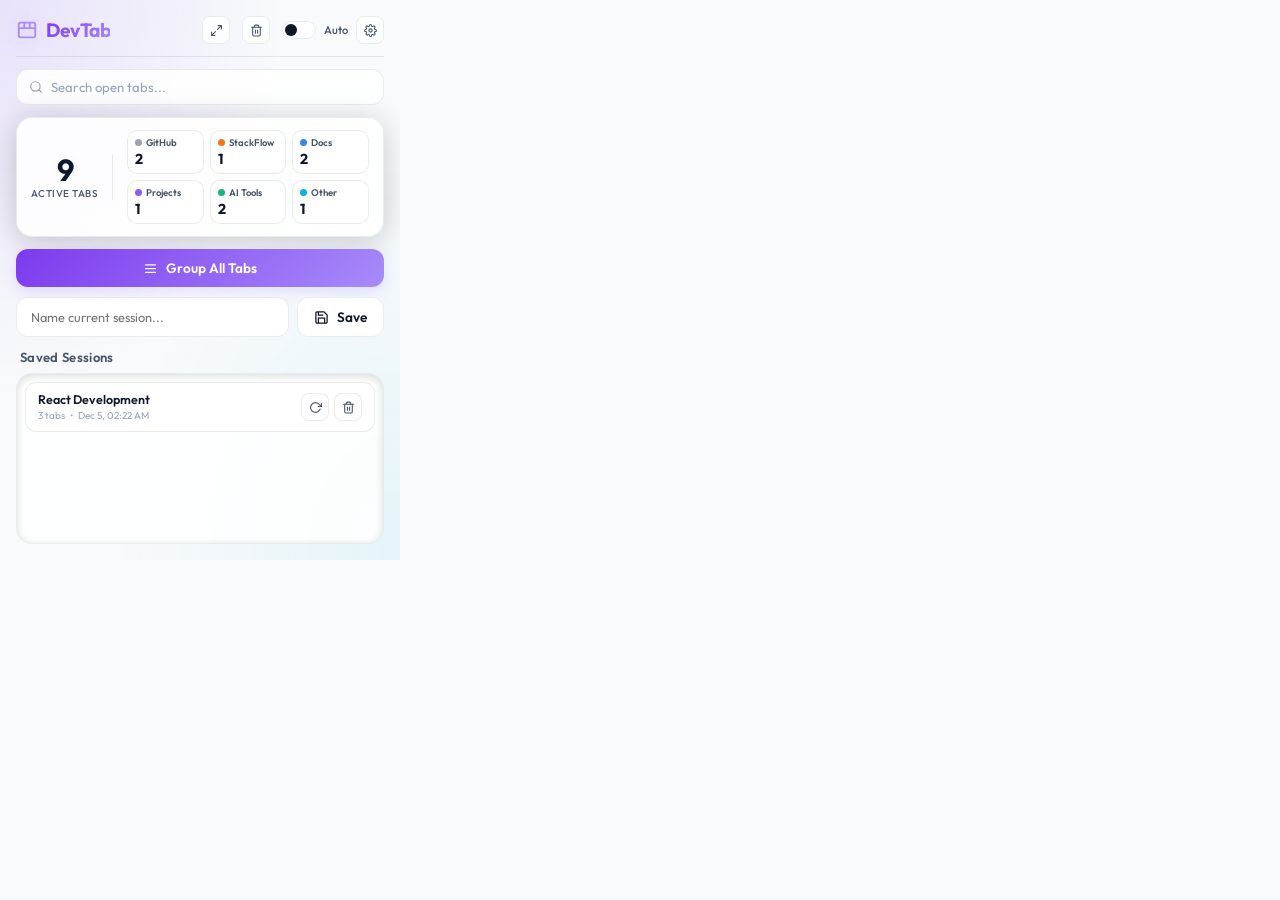
<file: popup/popup.html>
<!DOCTYPE html>
<html lang="en">
<head>
  <meta charset="UTF-8">
  <meta name="viewport" content="width=device-width, initial-scale=1.0">
  <title>DevTab Organizer</title>
  <link rel="preconnect" href="https://fonts.googleapis.com">
  <link rel="preconnect" href="https://fonts.gstatic.com" crossorigin>
  <link href="https://fonts.googleapis.com/css2?family=Outfit:wght@300;400;500;600;700&display=swap" rel="stylesheet">
  <link rel="stylesheet" href="popup.css">
</head>
<body>
  <!-- Outer viewport wrapper — clips the sliding panels -->
  <div class="popup-viewport">

    <!-- ══ MAIN VIEW ══════════════════════════════════════════════════════ -->
    <div class="view" id="view-main">

      <div class="app-container">
        <!-- Header -->
        <header class="app-header">
          <div class="brand">
            <svg class="brand-icon" viewBox="0 0 24 24" fill="none" xmlns="http://www.w3.org/2000/svg">
              <path d="M19 4H5C3.89543 4 3 4.89543 3 6V18C3 19.1046 3.89543 20 5 20H19C20.1046 20 21 19.1046 21 18V6C21 4.89543 20.1046 4 19 4Z" stroke="currentColor" stroke-width="2" stroke-linejoin="round"/>
              <path d="M3 10H21" stroke="currentColor" stroke-width="2" stroke-linecap="round"/>
              <path d="M9 4V10" stroke="currentColor" stroke-width="2" stroke-linecap="round"/>
              <path d="M15 4V10" stroke="currentColor" stroke-width="2" stroke-linecap="round"/>
            </svg>
            <h1>DevTab</h1>
          </div>
          <div class="header-actions">
            <button id="btn-merge-windows" class="btn-icon-only" title="Merge All Windows" style="margin-right: 4px;">
              <svg viewBox="0 0 24 24" fill="none" stroke="currentColor" stroke-width="2" stroke-linecap="round" stroke-linejoin="round">
                <path d="M15 3h6v6"></path>
                <path d="M9 21H3v-6"></path>
                <path d="M21 3l-7 7"></path>
                <path d="M3 21l7-7"></path>
              </svg>
            </button>
            <button id="btn-clean-duplicates" class="btn-icon-only" title="Clean Duplicate Tabs" style="margin-right: 4px;">
              <svg viewBox="0 0 24 24" fill="none" stroke="currentColor" stroke-width="2" stroke-linecap="round" stroke-linejoin="round">
                <polyline points="3 6 5 6 21 6"></polyline>
                <path d="M19 6v14a2 2 0 0 1-2 2H7a2 2 0 0 1-2-2V6m3 0V4a2 2 0 0 1 2-2h4a2 2 0 0 1 2 2v2"></path>
                <line x1="10" y1="11" x2="10" y2="17"></line>
                <line x1="14" y1="11" x2="14" y2="17"></line>
              </svg>
            </button>
            <label class="toggle-switch" title="Toggle Auto-Grouping">
              <input type="checkbox" id="auto-group-toggle">
              <span class="slider"></span>
            </label>
            <span class="toggle-label">Auto</span>
            <button id="btn-settings" class="btn-icon-only" title="Custom Domain Rules">
              <svg viewBox="0 0 24 24" fill="none" stroke="currentColor" stroke-width="2" stroke-linecap="round" stroke-linejoin="round">
                <circle cx="12" cy="12" r="3"></circle>
                <path d="M19.4 15a1.65 1.65 0 0 0 .33 1.82l.06.06a2 2 0 0 1-2.83 2.83l-.06-.06a1.65 1.65 0 0 0-1.82-.33 1.65 1.65 0 0 0-1 1.51V21a2 2 0 0 1-4 0v-.09A1.65 1.65 0 0 0 9 19.4a1.65 1.65 0 0 0-1.82.33l-.06.06a2 2 0 0 1-2.83-2.83l.06-.06A1.65 1.65 0 0 0 4.68 15a1.65 1.65 0 0 0-1.51-1H3a2 2 0 0 1 0-4h.09A1.65 1.65 0 0 0 4.6 9a1.65 1.65 0 0 0-.33-1.82l-.06-.06a2 2 0 0 1 2.83-2.83l.06.06A1.65 1.65 0 0 0 9 4.68a1.65 1.65 0 0 0 1-1.51V3a2 2 0 0 1 4 0v.09a1.65 1.65 0 0 0 1 1.51 1.65 1.65 0 0 0 1.82-.33l.06-.06a2 2 0 0 1 2.83 2.83l-.06.06A1.65 1.65 0 0 0 19.4 9a1.65 1.65 0 0 0 1.51 1H21a2 2 0 0 1 0 4h-.09a1.65 1.65 0 0 0-1.51 1z"></path>
              </svg>
            </button>
          </div>
        </header>

        <!-- Search Bar -->
        <div class="search-bar-wrapper">
          <div class="search-bar">
            <svg class="search-icon" viewBox="0 0 24 24" fill="none" stroke="currentColor" stroke-width="2" stroke-linecap="round" stroke-linejoin="round">
              <circle cx="11" cy="11" r="8"></circle>
              <line x1="21" y1="21" x2="16.65" y2="16.65"></line>
            </svg>
            <input type="text" id="search-input" placeholder="Search open tabs..." autocomplete="off" spellcheck="false">
            <button id="search-clear" class="search-clear" title="Clear search" style="display:none;">
              <svg viewBox="0 0 24 24" fill="none" stroke="currentColor" stroke-width="2.5" stroke-linecap="round" width="12" height="12">
                <line x1="18" y1="6" x2="6" y2="18"></line>
                <line x1="6" y1="6" x2="18" y2="18"></line>
              </svg>
            </button>
          </div>
          <div id="search-results" class="search-results" style="display:none;"></div>
        </div>

        <!-- Main Content -->
        <main class="app-main" id="app-main">
          <!-- Stats Dashboard -->
          <section class="stats-dashboard">
            <div class="main-stat">
              <span class="stat-number" id="total-tabs-count">0</span>
              <span class="stat-label">Active Tabs</span>
            </div>
            <div class="category-grid" id="category-grid"></div>
          </section>

          <!-- Action Controls -->
          <section class="action-controls">
            <button id="btn-group-all" class="btn btn-primary">
              <svg viewBox="0 0 24 24" fill="none" stroke="currentColor" stroke-width="2" class="btn-icon">
                <path d="M4 6H20M4 12H20M4 18H20" stroke-linecap="round"/>
              </svg>
              <span id="btn-group-label">Group All Tabs</span>
              <span class="spinner" id="group-spinner" style="display:none;"></span>
            </button>

            <div class="save-session-box">
              <input type="text" id="session-name-input" placeholder="Name current session..." maxlength="30">
              <button id="btn-save-session" class="btn btn-secondary">
                <svg viewBox="0 0 24 24" fill="none" stroke="currentColor" stroke-width="2" class="btn-icon">
                  <path d="M19 21H5C4.46957 21 3.96086 20.7893 3.58579 20.4142C3.21071 20.0391 3 19.5304 3 19V5C3 4.46957 3.21071 3.96086 3.58579 3.58579C3.96086 3.21071 4.46957 3 5 3H16L21 8V19C21 19.5304 20.7893 20.0391 20.4142 20.4142C20.0391 20.7893 19.5304 21 19 21Z"/>
                  <path d="M17 21V13H7V21"/>
                  <path d="M7 3V8H15"/>
                </svg>
                Save
              </button>
            </div>
          </section>

          <!-- Sessions List -->
          <section class="sessions-section">
            <div class="sessions-header-row">
              <h3>Saved Sessions</h3>
            </div>
            <div class="sessions-list" id="sessions-list">
              <div class="no-sessions">No saved sessions yet.</div>
            </div>
          </section>
        </main>
      </div>
    </div><!-- /view-main -->

    <!-- ══ SETTINGS VIEW ══════════════════════════════════════════════════ -->
    <div class="view" id="view-settings">
      <div class="app-container">

        <!-- Settings Header -->
        <header class="app-header">
          <button id="btn-back" class="back-btn">
            <svg viewBox="0 0 24 24" fill="none" stroke="currentColor" stroke-width="2.5" stroke-linecap="round" stroke-linejoin="round" width="16" height="16">
              <polyline points="15 18 9 12 15 6"></polyline>
            </svg>
            Back
          </button>
          <div class="settings-title-group">
            <span class="settings-title">Custom Rules</span>
            <span class="rules-badge" id="rules-badge">0</span>
          </div>
        </header>

        <!-- Theme & Info Banner -->
        <div class="settings-theme-row" style="display: flex; gap: 10px; margin-bottom: 16px; align-items: flex-end;">
          <div class="form-field form-field--narrow" style="flex-shrink: 0; min-width: 130px;">
            <label>Theme</label>
            <div class="custom-select" id="theme-select" data-value="system">
              <div class="custom-select-trigger">
                <span class="custom-select-trigger-text">System Default</span>
                <svg class="chevron-icon" viewBox="0 0 24 24" fill="none" stroke="currentColor" stroke-width="2.5" width="10" height="10"><polyline points="6 9 12 15 18 9"></polyline></svg>
              </div>
              <div class="custom-select-options">
                <div class="custom-select-option selected" data-value="system">System Default</div>
                <div class="custom-select-option" data-value="dark">Dark Mode</div>
                <div class="custom-select-option" data-value="light">Light Mode</div>
              </div>
            </div>
          </div>
          <div class="info-banner" style="flex: 1; margin: 0;">
            <svg viewBox="0 0 24 24" fill="none" stroke="currentColor" stroke-width="2" width="13" height="13" style="flex-shrink:0;color:#a78bfa"><circle cx="12" cy="12" r="10"></circle><line x1="12" y1="8" x2="12" y2="12"></line><line x1="12" y1="16" x2="12.01" y2="16"></line></svg>
            <span>Custom rules take priority over built-in patterns.</span>
          </div>
        </div>

        <!-- Additional Settings Card -->
        <div class="additional-settings-card" style="background: rgba(255, 255, 255, 0.03); border: 1px solid rgba(255, 255, 255, 0.08); border-radius: 12px; padding: 12px 16px; margin-bottom: 16px; display: flex; flex-direction: column; gap: 14px;">
          <div class="setting-row" style="display: flex; justify-content: space-between; align-items: center;">
            <div class="setting-info" style="display: flex; flex-direction: column; gap: 2px;">
              <span class="setting-title" style="font-size: 13.5px; font-weight: 500; color: var(--color-text-main);">Group "Other" Tabs</span>
              <span class="setting-desc" style="font-size: 11px; color: var(--color-text-muted);">Group uncategorized tabs into an "Other" category</span>
            </div>
            <label class="toggle-switch" title="Toggle Group Other">
              <input type="checkbox" id="group-other-toggle">
              <span class="slider"></span>
            </label>
          </div>
          <div style="height: 1px; background: rgba(255, 255, 255, 0.08);"></div>
          <div class="setting-row" style="display: flex; justify-content: space-between; align-items: center;">
            <div class="setting-info" style="display: flex; flex-direction: column; gap: 2px;">
              <span class="setting-title" style="font-size: 13.5px; font-weight: 500; color: var(--color-text-main);">Backup & Restore</span>
              <span class="setting-desc" style="font-size: 11px; color: var(--color-text-muted);">Export or import your saved sessions</span>
            </div>
            <div class="backup-actions" style="display: flex; gap: 8px; align-items: center;">
              <button id="btn-export-sessions" class="btn btn-secondary" style="padding: 6px 12px; font-size: 12px; height: auto;">Export</button>
              <button id="btn-import-sessions" class="btn btn-secondary" style="padding: 6px 12px; font-size: 12px; height: auto;">Import</button>
              <input type="file" id="import-file-input" accept=".json" style="display: none;">
            </div>
          </div>
        </div>

        <!-- Shortcuts Card -->
        <div class="shortcuts-card" style="background: rgba(255, 255, 255, 0.03); border: 1px solid rgba(255, 255, 255, 0.08); border-radius: 12px; padding: 12px 16px; margin-bottom: 16px;">
          <h3 style="font-size: 13.5px; font-weight: 500; color: var(--text-primary); margin: 0 0 10px 0;">Keyboard Shortcuts</h3>
          <div style="display: flex; justify-content: space-between; align-items: center; margin-bottom: 8px;">
            <span style="font-size: 12px; color: var(--text-muted);">Group All Tabs</span>
            <kbd style="background: rgba(255,255,255,0.1); border: 1px solid rgba(255,255,255,0.2); padding: 2px 6px; border-radius: 4px; font-family: monospace; font-size: 11px; color: var(--text-primary);">Alt + Shift + G</kbd>
          </div>
          <div style="display: flex; justify-content: space-between; align-items: center;">
            <span style="font-size: 12px; color: var(--text-muted);">Omnibox Search</span>
            <span style="font-size: 11px; color: var(--text-primary);">Type <kbd style="background: rgba(255,255,255,0.1); border: 1px solid rgba(255,255,255,0.2); padding: 2px 6px; border-radius: 4px; font-family: monospace;">dt</kbd> + Space in URL bar</span>
          </div>
        </div>

        <!-- Add Rule Form -->
        <div class="add-rule-card">
          <div class="add-rule-form">
            <div class="form-field">
              <label for="rule-domain">Domain (supports * wildcards)</label>
              <input type="text" id="rule-domain" placeholder="e.g. *.company.com" autocomplete="off" spellcheck="false">
            </div>
            <div class="form-field form-field--narrow">
              <label>Category</label>
              <div class="custom-select" id="rule-category-select" data-value="PROJECT">
                <div class="custom-select-trigger">
                  <span class="custom-select-trigger-text">Projects</span>
                  <svg class="chevron-icon" viewBox="0 0 24 24" fill="none" stroke="currentColor" stroke-width="2.5" width="10" height="10"><polyline points="6 9 12 15 18 9"></polyline></svg>
                </div>
                <div class="custom-select-options">
                  <div class="custom-select-option" data-value="GITHUB">GitHub</div>
                  <div class="custom-select-option" data-value="STACKOVERFLOW">Stack Overflow</div>
                  <div class="custom-select-option" data-value="DOCS">Docs</div>
                  <div class="custom-select-option selected" data-value="PROJECT">Projects</div>
                  <div class="custom-select-option" data-value="AI">AI Tools</div>
                  <div class="custom-select-option" data-value="OTHER">Other</div>
                </div>
              </div>
            </div>
            <button id="btn-add-rule" class="btn btn-primary btn-add">
              <svg viewBox="0 0 24 24" fill="none" stroke="currentColor" stroke-width="2.5" width="13" height="13" stroke-linecap="round"><line x1="12" y1="5" x2="12" y2="19"></line><line x1="5" y1="12" x2="19" y2="12"></line></svg>
              Add
            </button>
          </div>
          <p class="form-hint">Enter domain only — e.g. <code>trello.com</code></p>
        </div>

        <!-- Rules List -->
        <div class="rules-list-card">
          <div id="rules-list" class="rules-list">
            <div class="no-rules">No custom rules yet.</div>
          </div>
        </div>

      </div>
    </div><!-- /view-settings -->

  </div><!-- /popup-viewport -->

  <!-- Toast Container -->
  <div id="toast-container" class="toast-container"></div>

  <script src="mock.js"></script>
  <script type="module" src="popup.js"></script>
</body>
</html>
</file>
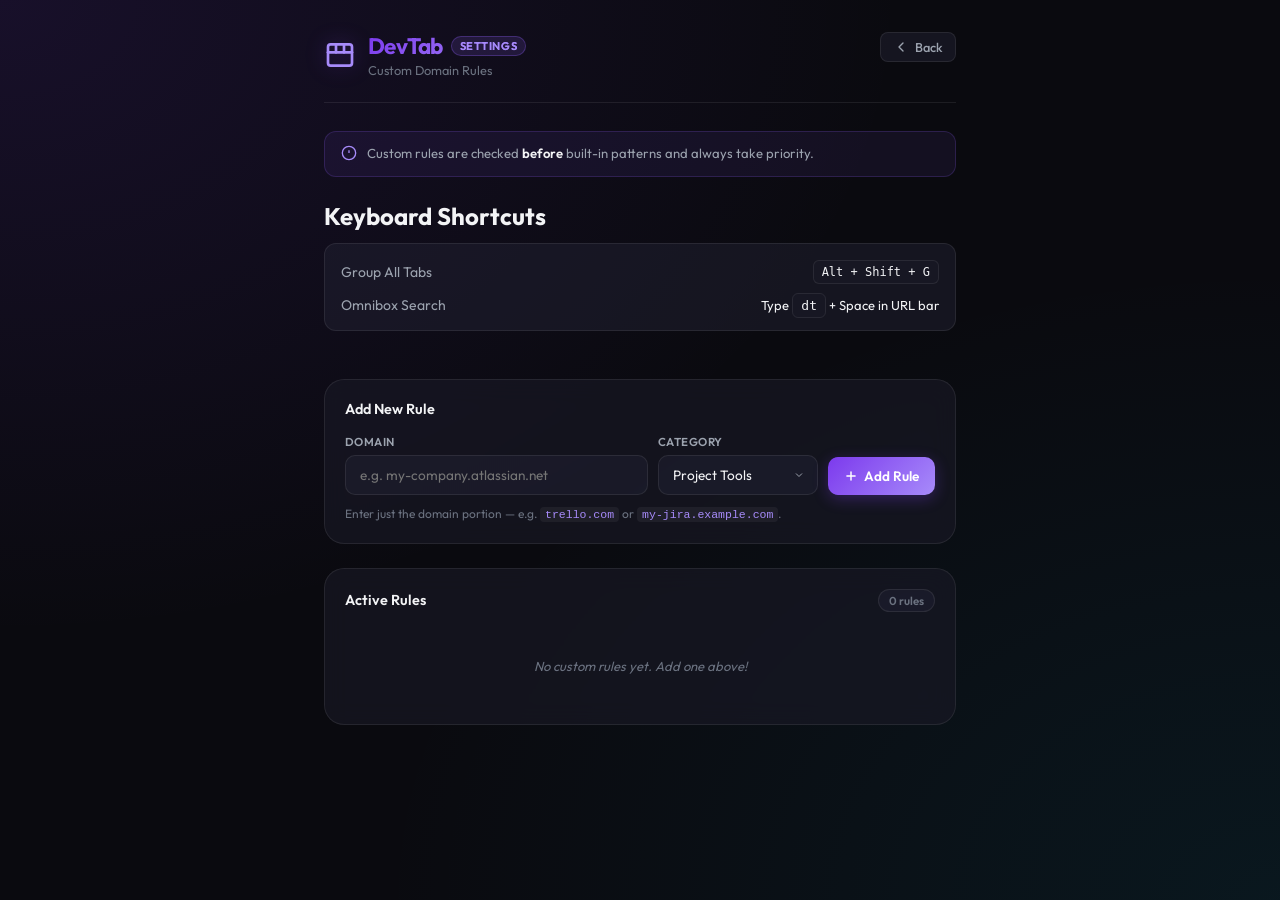
<file: popup/settings.html>
<!DOCTYPE html>
<html lang="en">
<head>
  <meta charset="UTF-8">
  <meta name="viewport" content="width=device-width, initial-scale=1.0">
  <title>DevTab Organizer — Settings</title>
  <link rel="preconnect" href="https://fonts.googleapis.com">
  <link rel="preconnect" href="https://fonts.gstatic.com" crossorigin>
  <link href="https://fonts.googleapis.com/css2?family=Outfit:wght@300;400;500;600;700&display=swap" rel="stylesheet">
  <link rel="stylesheet" href="settings.css">
</head>
<body>
  <div class="settings-container">

    <!-- Header -->
    <header class="settings-header">
      <div class="brand">
        <svg class="brand-icon" viewBox="0 0 24 24" fill="none" xmlns="http://www.w3.org/2000/svg">
          <path d="M19 4H5C3.89543 4 3 4.89543 3 6V18C3 19.1046 3.89543 20 5 20H19C20.1046 20 21 19.1046 21 18V6C21 4.89543 20.1046 4 19 4Z" stroke="currentColor" stroke-width="2" stroke-linejoin="round"/>
          <path d="M3 10H21" stroke="currentColor" stroke-width="2" stroke-linecap="round"/>
          <path d="M9 4V10" stroke="currentColor" stroke-width="2" stroke-linecap="round"/>
          <path d="M15 4V10" stroke="currentColor" stroke-width="2" stroke-linecap="round"/>
        </svg>
        <div>
          <h1>DevTab <span class="settings-badge">Settings</span></h1>
          <p class="header-sub">Custom Domain Rules</p>
        </div>
      </div>
      <a href="#" class="back-link" id="back-link">
        <svg viewBox="0 0 24 24" fill="none" stroke="currentColor" stroke-width="2" stroke-linecap="round" stroke-linejoin="round" width="16" height="16"><polyline points="15 18 9 12 15 6"></polyline></svg>
        Back
      </a>
    </header>

    <main class="settings-main">

      <!-- Info Banner -->
      <div class="info-banner">
        <svg viewBox="0 0 24 24" fill="none" stroke="currentColor" stroke-width="2" width="16" height="16" class="info-icon"><circle cx="12" cy="12" r="10"></circle><line x1="12" y1="8" x2="12" y2="12"></line><line x1="12" y1="16" x2="12.01" y2="16"></line></svg>
        <span>Custom rules are checked <strong>before</strong> built-in patterns and always take priority.</span>
      </div>

      <!-- Shortcuts Section -->
      <section class="shortcuts-section" style="margin-bottom: 24px;">
        <h2>Keyboard Shortcuts</h2>
        <div class="shortcuts-card" style="background: var(--bg-card); border: 1px solid var(--border-color); border-radius: 12px; padding: 16px; display: flex; flex-direction: column; gap: 12px; margin-top: 12px;">
          <div style="display: flex; justify-content: space-between; align-items: center;">
            <span style="font-size: 14px; color: var(--text-secondary);">Group All Tabs</span>
            <kbd style="background: var(--bg-panel); border: 1px solid var(--border-color); padding: 4px 8px; border-radius: 6px; font-family: monospace; font-size: 12px; color: var(--text-primary);">Alt + Shift + G</kbd>
          </div>
          <div style="display: flex; justify-content: space-between; align-items: center;">
            <span style="font-size: 14px; color: var(--text-secondary);">Omnibox Search</span>
            <span style="font-size: 13px; color: var(--text-primary);">Type <kbd style="background: var(--bg-panel); border: 1px solid var(--border-color); padding: 4px 8px; border-radius: 6px; font-family: monospace;">dt</kbd> + Space in URL bar</span>
          </div>
        </div>
      </section>

      <!-- Add Rule Form -->
      <section class="add-rule-section">
        <h2>Add New Rule</h2>
        <div class="add-rule-form">
          <div class="form-field">
            <label for="rule-domain">Domain</label>
            <input type="text" id="rule-domain" placeholder="e.g. my-company.atlassian.net" autocomplete="off" spellcheck="false">
          </div>
          <div class="form-field">
            <label for="rule-category">Category</label>
            <select id="rule-category">
              <option value="GITHUB">GitHub</option>
              <option value="STACKOVERFLOW">Stack Overflow</option>
              <option value="DOCS">Documentation</option>
              <option value="PROJECT" selected>Project Tools</option>
              <option value="AI">AI Tools</option>
              <option value="OTHER">Other</option>
            </select>
          </div>
          <button id="btn-add-rule" class="btn btn-primary">
            <svg viewBox="0 0 24 24" fill="none" stroke="currentColor" stroke-width="2.5" width="14" height="14" stroke-linecap="round"><line x1="12" y1="5" x2="12" y2="19"></line><line x1="5" y1="12" x2="19" y2="12"></line></svg>
            Add Rule
          </button>
        </div>
        <p class="form-hint">Enter just the domain portion — e.g. <code>trello.com</code> or <code>my-jira.example.com</code>.</p>
      </section>

      <!-- Existing Rules List -->
      <section class="rules-section">
        <div class="rules-header">
          <h2>Active Rules</h2>
          <span class="rules-count" id="rules-count">0 rules</span>
        </div>
        <div class="rules-list" id="rules-list">
          <div class="no-rules">No custom rules yet. Add one above!</div>
        </div>
      </section>

    </main>

    <!-- Toast Container -->
    <div id="toast-container" class="toast-container"></div>

  </div>
  <script src="mock.js"></script>
  <script type="module" src="settings.js"></script>
</body>
</html>
</file>
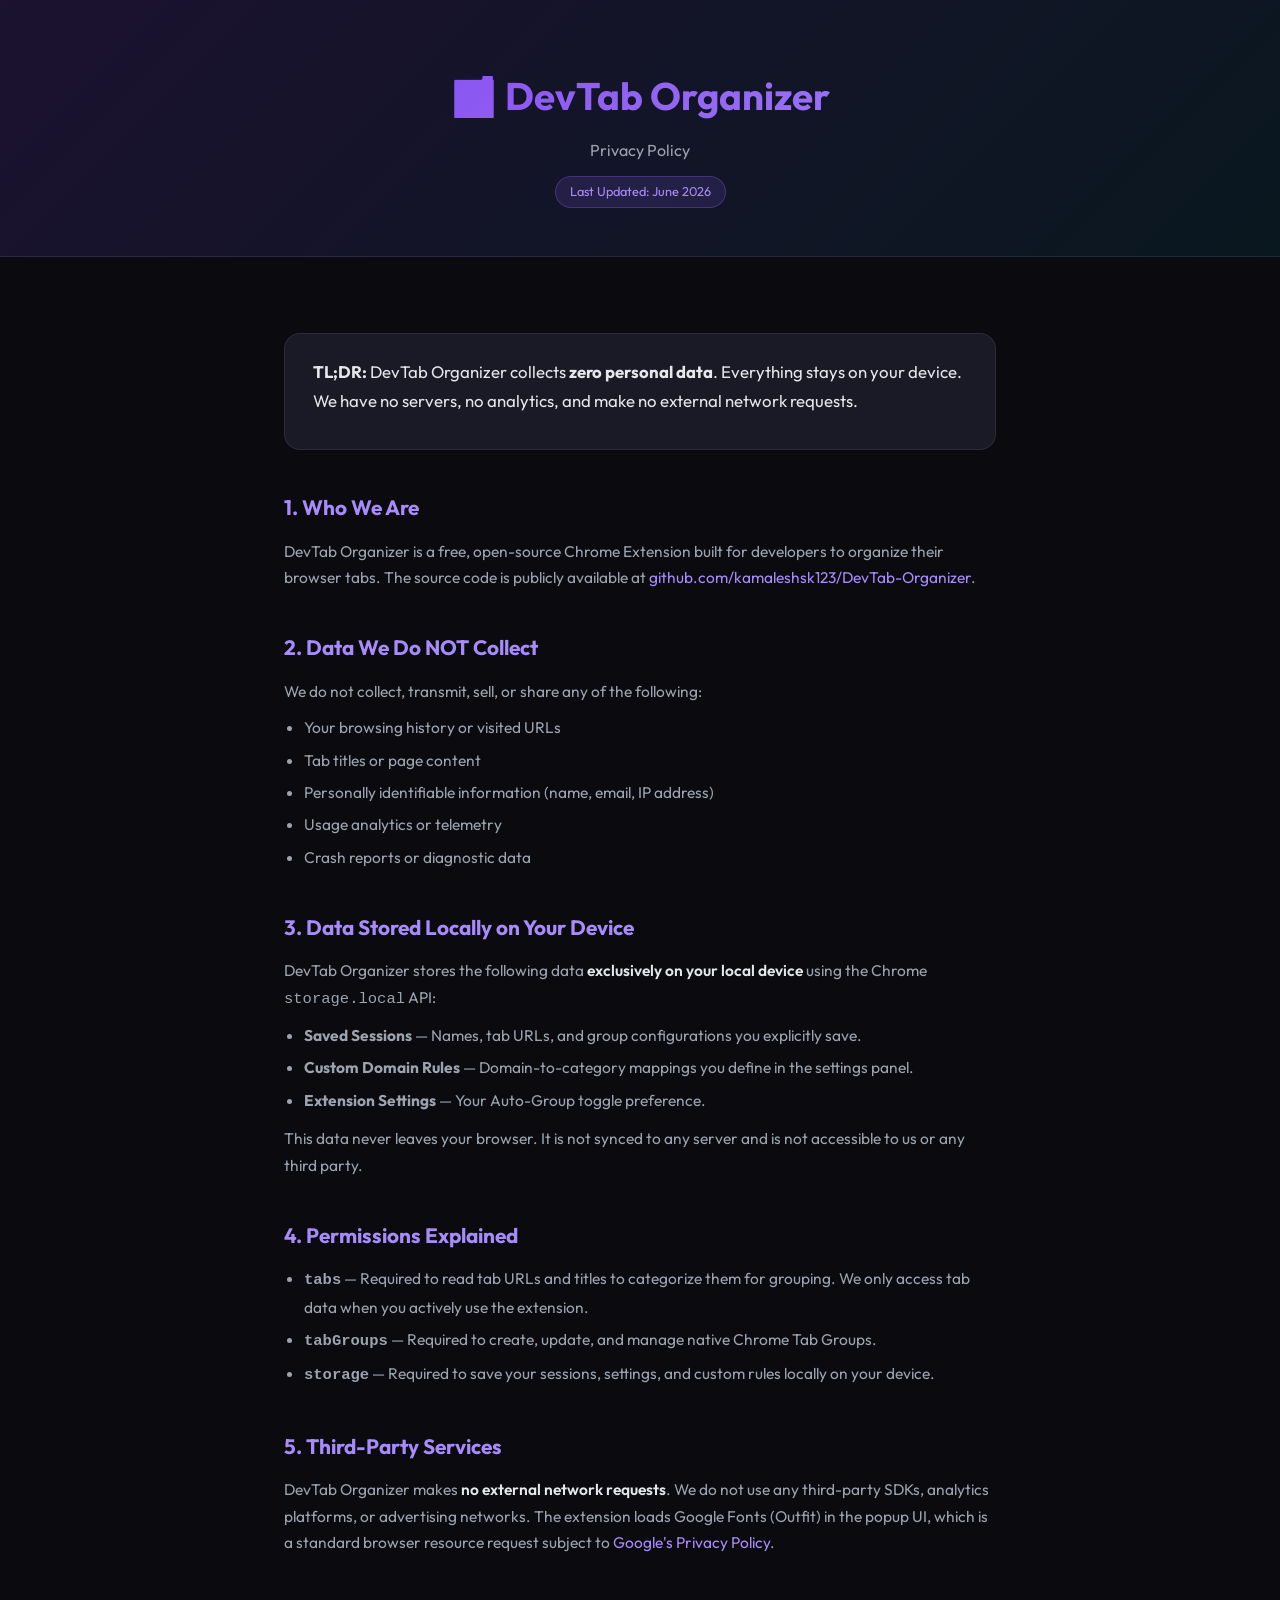
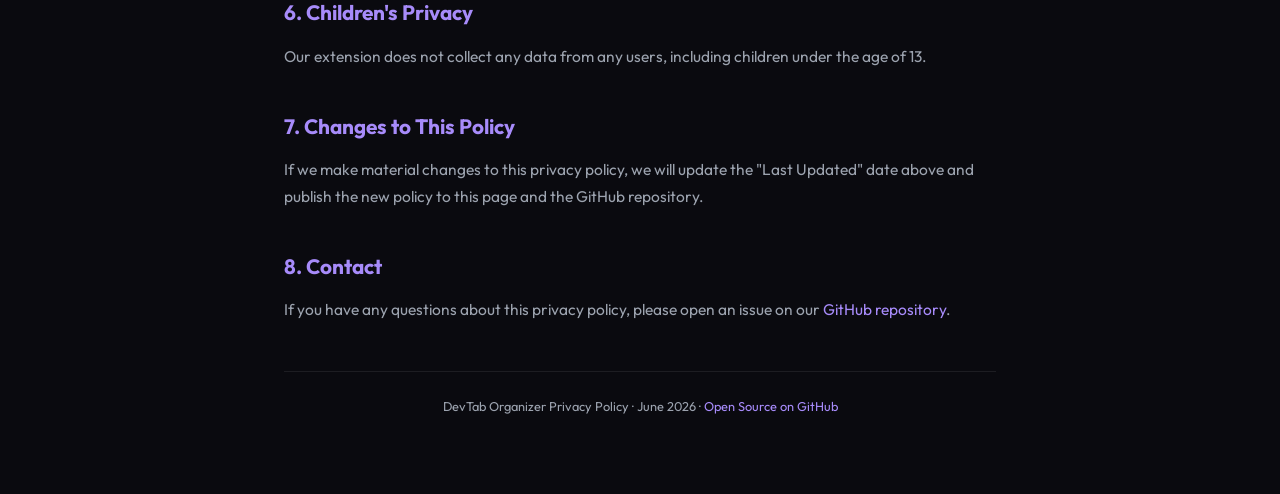
<file: store-assets/privacy-policy.html>
<!DOCTYPE html>
<html lang="en">
<head>
  <meta charset="UTF-8">
  <meta name="viewport" content="width=device-width, initial-scale=1.0">
  <title>Privacy Policy — DevTab Organizer</title>
  <link href="https://fonts.googleapis.com/css2?family=Outfit:wght@300;400;600;700&display=swap" rel="stylesheet">
  <style>
    :root { --accent: #8b5cf6; --bg: #0a0a0f; --text: #e5e7eb; --muted: #9ca3af; --card: #1a1a26; --border: rgba(255,255,255,0.08); }
    * { box-sizing: border-box; margin: 0; padding: 0; }
    body { font-family: 'Outfit', sans-serif; background: var(--bg); color: var(--text); line-height: 1.7; }
    .hero { background: linear-gradient(135deg, rgba(124,58,237,0.15), rgba(6,182,212,0.08)); border-bottom: 1px solid var(--border); padding: 64px 24px 48px; text-align: center; }
    .logo { font-size: 2.4rem; font-weight: 700; background: linear-gradient(135deg, #7c3aed, #a78bfa); -webkit-background-clip: text; -webkit-text-fill-color: transparent; margin-bottom: 8px; }
    .subtitle { color: var(--muted); font-size: 1rem; }
    .badge { display: inline-block; background: rgba(139,92,246,0.15); border: 1px solid rgba(139,92,246,0.3); color: #a78bfa; padding: 4px 14px; border-radius: 99px; font-size: 0.8rem; margin-top: 12px; }
    main { max-width: 760px; margin: 0 auto; padding: 48px 24px 80px; }
    h2 { font-size: 1.3rem; font-weight: 700; color: #a78bfa; margin: 40px 0 12px; }
    p, li { color: var(--muted); font-size: 0.97rem; margin-bottom: 10px; }
    ul { padding-left: 20px; margin-bottom: 12px; }
    li { margin-bottom: 6px; }
    .card { background: var(--card); border: 1px solid var(--border); border-radius: 16px; padding: 24px 28px; margin: 28px 0; }
    .highlight { color: var(--text); font-weight: 600; }
    .updated { text-align: center; color: var(--muted); font-size: 0.8rem; margin-top: 48px; border-top: 1px solid var(--border); padding-top: 24px; }
    a { color: #a78bfa; text-decoration: none; }
    a:hover { text-decoration: underline; }
  </style>
</head>
<body>
  <div class="hero">
    <div class="logo">🗂️ DevTab Organizer</div>
    <div class="subtitle">Privacy Policy</div>
    <div class="badge">Last Updated: June 2026</div>
  </div>

  <main>
    <div class="card">
      <p style="color:var(--text); font-size:1.05rem;">
        <strong>TL;DR:</strong> DevTab Organizer collects <strong>zero personal data</strong>. Everything stays on your device. We have no servers, no analytics, and make no external network requests.
      </p>
    </div>

    <h2>1. Who We Are</h2>
    <p>DevTab Organizer is a free, open-source Chrome Extension built for developers to organize their browser tabs. The source code is publicly available at <a href="https://github.com/kamaleshsk123/DevTab-Organizer" target="_blank">github.com/kamaleshsk123/DevTab-Organizer</a>.</p>

    <h2>2. Data We Do NOT Collect</h2>
    <p>We do not collect, transmit, sell, or share any of the following:</p>
    <ul>
      <li>Your browsing history or visited URLs</li>
      <li>Tab titles or page content</li>
      <li>Personally identifiable information (name, email, IP address)</li>
      <li>Usage analytics or telemetry</li>
      <li>Crash reports or diagnostic data</li>
    </ul>

    <h2>3. Data Stored Locally on Your Device</h2>
    <p>DevTab Organizer stores the following data <span class="highlight">exclusively on your local device</span> using the Chrome <code>storage.local</code> API:</p>
    <ul>
      <li><strong>Saved Sessions</strong> — Names, tab URLs, and group configurations you explicitly save.</li>
      <li><strong>Custom Domain Rules</strong> — Domain-to-category mappings you define in the settings panel.</li>
      <li><strong>Extension Settings</strong> — Your Auto-Group toggle preference.</li>
    </ul>
    <p>This data never leaves your browser. It is not synced to any server and is not accessible to us or any third party.</p>

    <h2>4. Permissions Explained</h2>
    <ul>
      <li><strong><code>tabs</code></strong> — Required to read tab URLs and titles to categorize them for grouping. We only access tab data when you actively use the extension.</li>
      <li><strong><code>tabGroups</code></strong> — Required to create, update, and manage native Chrome Tab Groups.</li>
      <li><strong><code>storage</code></strong> — Required to save your sessions, settings, and custom rules locally on your device.</li>
    </ul>

    <h2>5. Third-Party Services</h2>
    <p>DevTab Organizer makes <span class="highlight">no external network requests</span>. We do not use any third-party SDKs, analytics platforms, or advertising networks. The extension loads Google Fonts (Outfit) in the popup UI, which is a standard browser resource request subject to <a href="https://policies.google.com/privacy" target="_blank">Google's Privacy Policy</a>.</p>

    <h2>6. Children's Privacy</h2>
    <p>Our extension does not collect any data from any users, including children under the age of 13.</p>

    <h2>7. Changes to This Policy</h2>
    <p>If we make material changes to this privacy policy, we will update the "Last Updated" date above and publish the new policy to this page and the GitHub repository.</p>

    <h2>8. Contact</h2>
    <p>If you have any questions about this privacy policy, please open an issue on our <a href="https://github.com/kamaleshsk123/DevTab-Organizer/issues" target="_blank">GitHub repository</a>.</p>

    <div class="updated">
      DevTab Organizer Privacy Policy · June 2026 · <a href="https://github.com/kamaleshsk123/DevTab-Organizer">Open Source on GitHub</a>
    </div>
  </main>
</body>
</html>
</file>
<file: popup/popup.css>
:root {
  color-scheme: dark;
  --bg-dark: #0a0a0f;
  --bg-panel: rgba(26, 26, 38, 0.65);
  --bg-card: rgba(36, 36, 54, 0.45);
  --border-color: rgba(255, 255, 255, 0.08);
  --border-focus: #8b5cf6;

  --text-primary: #f3f4f6;
  --text-secondary: #9ca3af;
  --text-muted: #6b7280;

  --accent-gradient: linear-gradient(135deg, #7c3aed, #a78bfa);
  --accent-glow: rgba(124, 58, 237, 0.3);

  --color-grey: #9ca3af;
  --color-blue: #3b82f6;
  --color-red: #ef4444;
  --color-yellow: #eab308;
  --color-green: #10b981;
  --color-pink: #ec4899;
  --color-purple: #8b5cf6;
  --color-cyan: #06b6d4;
  --color-orange: #f97316;

  --bg-toast: rgba(30, 28, 48, 0.97);
  --hover-bg: rgba(255, 255, 255, 0.05);
  --hover-border: rgba(255, 255, 255, 0.15);
  --scrollbar-thumb: rgba(255, 255, 255, 0.1);
  --scrollbar-thumb-hover: rgba(255, 255, 255, 0.2);
  --divider-color: rgba(255, 255, 255, 0.04);
  --shadow-light: rgba(255, 255, 255, 0.1);
}

/* Light Mode Variables extracted to a reusable block */
:root[data-theme="light"] {
  color-scheme: light;
  --bg-dark: #f8fafc;
  --bg-panel: rgba(255, 255, 255, 0.85);
  --bg-card: #ffffff;
  --border-color: rgba(0, 0, 0, 0.08);
  --border-focus: #8b5cf6;

  --text-primary: #0f172a;
  --text-secondary: #475569;
  --text-muted: #94a3b8;

  --accent-glow: rgba(124, 58, 237, 0.15);
  --bg-toast: rgba(255, 255, 255, 0.97);

  --hover-bg: rgba(0, 0, 0, 0.04);
  --hover-border: rgba(0, 0, 0, 0.12);
  --scrollbar-thumb: rgba(0, 0, 0, 0.15);
  --scrollbar-thumb-hover: rgba(0, 0, 0, 0.25);
  --divider-color: rgba(0, 0, 0, 0.06);
  --shadow-light: rgba(0, 0, 0, 0.05);
}

@media (prefers-color-scheme: light) {
  :root:not([data-theme="dark"]) {
    color-scheme: light;
    --bg-dark: #f8fafc;
    --bg-panel: rgba(255, 255, 255, 0.85);
    --bg-card: #ffffff;
    --border-color: rgba(0, 0, 0, 0.08);
    --border-focus: #8b5cf6;

    --text-primary: #0f172a;
    --text-secondary: #475569;
    --text-muted: #94a3b8;

    --accent-glow: rgba(124, 58, 237, 0.15);
    --bg-toast: rgba(255, 255, 255, 0.97);

    --hover-bg: rgba(0, 0, 0, 0.04);
    --hover-border: rgba(0, 0, 0, 0.12);
    --scrollbar-thumb: rgba(0, 0, 0, 0.15);
    --scrollbar-thumb-hover: rgba(0, 0, 0, 0.25);
    --divider-color: rgba(0, 0, 0, 0.06);
    --shadow-light: rgba(0, 0, 0, 0.05);
  }
}


* {
  box-sizing: border-box;
  margin: 0;
  padding: 0;
  scrollbar-width: none; /* Firefox */
  -ms-overflow-style: none; /* IE/Edge */
}

*::-webkit-scrollbar {
  display: none; /* Chrome/Safari/Brave */
}

html, body {
  width: 400px;
  height: 560px;
  overflow: hidden;
}

body {
  font-family: 'Outfit', sans-serif;
  background-color: var(--bg-dark);
  color: var(--text-primary);
}

/* ─── Sliding Panel System ───────────────────── */
.popup-viewport {
  width: 400px;
  height: 560px;
  overflow: hidden;
  position: relative;
}

.view {
  position: absolute;
  top: 0; left: 0;
  width: 400px;
  height: 560px;
  overflow: hidden;
  transition: transform 0.3s cubic-bezier(0.4, 0, 0.2, 1);
  will-change: transform;
}

/* Default: main is visible, settings is off-screen to the right */
#view-main    { transform: translateX(0); }
#view-settings { transform: translateX(100%); }

/* When settings is active: main slides left, settings slides in */
.popup-viewport.settings-open #view-main     { transform: translateX(-100%); }
.popup-viewport.settings-open #view-settings  { transform: translateX(0); }



.app-container {
  display: flex;
  flex-direction: column;
  height: 560px;
  box-sizing: border-box;
  padding: 16px;
  background-image:
    radial-gradient(at 0% 0%, rgba(124, 58, 237, 0.12) 0px, transparent 50%),
    radial-gradient(at 100% 100%, rgba(6, 182, 212, 0.08) 0px, transparent 50%);
  gap: 12px;
}

/* ─── Header ─────────────────────────────────── */
.app-header {
  display: flex;
  justify-content: space-between;
  align-items: center;
  padding-bottom: 12px;
  border-bottom: 1px solid var(--border-color);
}

.brand { display: flex; align-items: center; gap: 8px; }

.brand-icon {
  width: 22px; height: 22px;
  color: #a78bfa;
  filter: drop-shadow(0 0 8px var(--accent-glow));
  animation: float 3s ease-in-out infinite;
}

@keyframes float {
  0%, 100% { transform: translateY(0); }
  50% { transform: translateY(-3px); }
}

.brand h1 {
  font-size: 1.2rem;
  font-weight: 700;
  letter-spacing: -0.025em;
  background: var(--accent-gradient);
  -webkit-background-clip: text;
  -webkit-text-fill-color: transparent;
}

.header-actions { display: flex; align-items: center; gap: 8px; }

.toggle-label {
  font-size: 0.7rem;
  font-weight: 500;
  color: var(--text-secondary);
}

/* Toggle Switch */
.toggle-switch { position: relative; display: inline-block; width: 34px; height: 18px; }
.toggle-switch input { opacity: 0; width: 0; height: 0; }

.slider {
  position: absolute; cursor: pointer;
  top: 0; left: 0; right: 0; bottom: 0;
  background-color: var(--bg-card);
  border: 1px solid var(--border-color);
  transition: .3s cubic-bezier(0.4, 0, 0.2, 1);
  border-radius: 20px;
}

.slider:before {
  position: absolute; content: "";
  height: 12px; width: 12px;
  left: 2px; bottom: 2px;
  background-color: var(--text-primary);
  transition: .3s cubic-bezier(0.4, 0, 0.2, 1);
  border-radius: 50%;
}

input:checked + .slider { background: var(--accent-gradient); border-color: transparent; box-shadow: 0 0 10px rgba(124,58,237,0.3); }
input:checked + .slider:before { transform: translateX(16px); }

/* ─── Search Bar ──────────────────────────────── */
.search-bar-wrapper {
  position: relative;
}

.search-bar {
  display: flex;
  align-items: center;
  gap: 8px;
  background: var(--bg-panel);
  border: 1px solid var(--border-color);
  border-radius: 12px;
  padding: 0 12px;
  transition: all 0.2s ease;
  backdrop-filter: blur(12px);
}

.search-bar:focus-within {
  border-color: var(--border-focus);
  box-shadow: 0 0 0 3px rgba(139, 92, 246, 0.12);
}

.search-icon {
  width: 14px; height: 14px;
  color: var(--text-muted);
  flex-shrink: 0;
}

.search-bar input {
  flex: 1;
  background: transparent;
  border: none;
  outline: none;
  font-family: inherit;
  font-size: 0.82rem;
  color: var(--text-primary);
  padding: 9px 0;
}

.search-bar input::placeholder { color: var(--text-muted); }

.search-clear {
  background: none;
  border: none;
  cursor: pointer;
  color: var(--text-muted);
  display: flex;
  align-items: center;
  padding: 2px;
  border-radius: 4px;
  transition: color 0.15s;
}
.search-clear:hover { color: var(--text-primary); }

/* Search Results */
.search-results {
  position: absolute;
  top: calc(100% + 6px);
  left: 0; right: 0;
  background: var(--bg-toast);
  border: 1px solid var(--border-color);
  border-radius: 14px;
  overflow: hidden;
  z-index: 100;
  box-shadow: 0 12px 40px rgba(0,0,0,0.5);
  backdrop-filter: blur(16px);
  animation: dropIn 0.18s cubic-bezier(0.34, 1.56, 0.64, 1);
  max-height: 220px;
  overflow-y: auto;
}

@keyframes dropIn {
  from { opacity: 0; transform: translateY(-6px) scale(0.98); }
  to   { opacity: 1; transform: translateY(0) scale(1); }
}



.search-result-item {
  display: flex;
  align-items: center;
  gap: 10px;
  padding: 10px 14px;
  cursor: pointer;
  transition: background 0.15s;
  border-bottom: 1px solid var(--divider-color);
}

.search-result-item:last-child { border-bottom: none; }

.search-result-item:hover,
.search-result-item.keyboard-selected { 
  background: rgba(139, 92, 246, 0.15); 
}

.search-result-favicon {
  width: 14px; height: 14px;
  border-radius: 3px;
  object-fit: contain;
  flex-shrink: 0;
}

.search-result-favicon-placeholder {
  width: 14px; height: 14px;
  border-radius: 3px;
  background: var(--bg-card);
  flex-shrink: 0;
}

.search-result-info {
  display: flex;
  flex-direction: column;
  gap: 1px;
  overflow: hidden;
}

.search-result-title {
  font-size: 0.78rem;
  font-weight: 500;
  color: var(--text-primary);
  white-space: nowrap;
  overflow: hidden;
  text-overflow: ellipsis;
}

.search-result-url {
  font-size: 0.65rem;
  color: var(--text-muted);
  white-space: nowrap;
  overflow: hidden;
  text-overflow: ellipsis;
}

.search-result-url em {
  font-style: normal;
  color: #a78bfa;
  font-weight: 600;
}

.search-no-results {
  padding: 20px;
  text-align: center;
  font-size: 0.8rem;
  color: var(--text-muted);
  font-style: italic;
}

/* ─── Main Content ────────────────────────────── */
.app-main {
  display: flex;
  flex-direction: column;
  gap: 12px;
  flex: 1;
  min-height: 0;
}

/* Stats Dashboard */
.stats-dashboard {
  background: var(--bg-panel);
  border: 1px solid var(--border-color);
  border-radius: 16px;
  padding: 12px 14px;
  backdrop-filter: blur(12px);
  display: flex;
  align-items: center;
  gap: 14px;
  box-shadow: 0 4px 30px rgba(0,0,0,0.2);
  overflow: hidden; /* prevent chips from bleeding outside the card */
}

.main-stat {
  display: flex;
  flex-direction: column;
  align-items: center;
  justify-content: center;
  min-width: 72px;
  padding-right: 14px;
  border-right: 1px solid var(--border-color);
}

.stat-number {
  font-size: 1.9rem;
  font-weight: 700;
  letter-spacing: -0.05em;
  color: var(--text-primary);
  line-height: 1.1;
  text-shadow: 0 0 15px var(--shadow-light);
}

.stat-label {
  font-size: 0.62rem;
  font-weight: 500;
  color: var(--text-secondary);
  text-transform: uppercase;
  letter-spacing: 0.05em;
}

.category-grid {
  display: grid;
  grid-template-columns: repeat(3, 1fr);
  gap: 6px;
  flex: 1;
  min-width: 0; /* allow grid to shrink below content size in flex context */
}

.category-chip {
  display: flex;
  flex-direction: column;
  padding: 5px 7px;
  background: var(--bg-card);
  border: 1px solid var(--border-color);
  border-radius: 10px;
  align-items: flex-start;
  transition: all 0.2s ease;
  cursor: default;
  min-width: 0; /* allow chip to shrink in grid */
  overflow: hidden;
}

.category-chip:hover {
  transform: translateY(-1px);
  background: var(--hover-bg);
}

.chip-header {
  display: flex;
  align-items: center;
  gap: 4px;
  width: 100%;
  overflow: hidden; /* contain text within the chip */
  min-width: 0;
}

.dot { width: 7px; height: 7px; border-radius: 50%; }

.chip-name {
  font-size: 0.6rem;
  font-weight: 600;
  color: var(--text-secondary);
  white-space: nowrap;
  overflow: hidden;
  text-overflow: ellipsis;
}

.chip-count {
  font-size: 0.9rem;
  font-weight: 700;
  margin-top: 2px;
}

.dot.grey   { background-color: var(--color-grey); }
.dot.blue   { background-color: var(--color-blue); }
.dot.orange { background-color: var(--color-orange); }
.dot.purple { background-color: var(--color-purple); }
.dot.green  { background-color: var(--color-green); }
.dot.cyan   { background-color: var(--color-cyan); }

/* ─── Action Controls ─────────────────────────── */
.action-controls {
  display: flex;
  flex-direction: column;
  gap: 10px;
}

.btn {
  font-family: inherit;
  font-size: 0.85rem;
  font-weight: 600;
  padding: 10px 16px;
  border-radius: 12px;
  border: none;
  cursor: pointer;
  display: inline-flex;
  align-items: center;
  justify-content: center;
  gap: 8px;
  transition: all 0.2s cubic-bezier(0.4, 0, 0.2, 1);
  position: relative;
  overflow: hidden;
}

.btn-icon { width: 15px; height: 15px; }

/* Ripple */
.btn::after {
  content: '';
  position: absolute;
  inset: 0;
  background: radial-gradient(circle, rgba(255,255,255,0.25) 0%, transparent 70%);
  opacity: 0;
  transform: scale(0);
  transition: opacity 0.4s ease, transform 0.4s ease;
  pointer-events: none;
}

.btn.ripple::after {
  opacity: 1;
  transform: scale(2.5);
  transition: opacity 0.01s, transform 0.01s;
}

.btn-primary {
  background: var(--accent-gradient);
  color: #fff;
  box-shadow: 0 4px 15px var(--accent-glow);
}

.btn-primary:hover { transform: translateY(-1px); box-shadow: 0 6px 20px rgba(124,58,237,0.4); }
.btn-primary:active { transform: translateY(1px); }

/* Spinner */
.spinner {
  width: 14px; height: 14px;
  border: 2px solid rgba(255,255,255,0.3);
  border-top-color: #fff;
  border-radius: 50%;
  animation: spin 0.65s linear infinite;
}

@keyframes spin {
  to { transform: rotate(360deg); }
}

.save-session-box { display: flex; gap: 8px; }

.save-session-box input {
  flex: 1;
  background-color: var(--bg-card);
  border: 1px solid var(--border-color);
  border-radius: 12px;
  padding: 0 14px;
  color: var(--text-primary);
  font-family: inherit;
  font-size: 0.8rem;
  transition: all 0.2s ease;
}

.save-session-box input:focus {
  outline: none;
  border-color: var(--border-focus);
  box-shadow: 0 0 0 3px rgba(139,92,246,0.15);
}

.btn-secondary {
  background: var(--bg-card);
  border: 1px solid var(--border-color);
  color: var(--text-primary);
}

.btn-secondary:hover { background: var(--hover-bg); border-color: var(--hover-border); }

/* ─── Sessions Section ────────────────────────── */
.sessions-section {
  display: flex;
  flex-direction: column;
  gap: 8px;
  flex: 1;
  overflow: hidden;
  min-height: 0;
}

.sessions-header-row {
  display: flex;
  justify-content: space-between;
  align-items: center;
}

.sessions-section h3 {
  font-size: 0.82rem;
  font-weight: 600;
  color: var(--text-secondary);
  letter-spacing: 0.025em;
  padding-left: 4px;
}

.sessions-list {
  background: var(--bg-panel);
  border: 1px solid var(--border-color);
  border-radius: 16px;
  flex: 1;
  overflow-y: auto;
  padding: 8px;
  display: flex;
  flex-direction: column;
  gap: 6px;
  box-shadow: inset 0 2px 8px rgba(0,0,0,0.15);
  min-height: 80px;
}



.no-sessions {
  text-align: center;
  color: var(--text-muted);
  font-size: 0.78rem;
  padding: 24px 0;
  font-style: italic;
}

.session-item {
  display: flex;
  justify-content: space-between;
  align-items: center;
  padding: 9px 12px;
  background: var(--bg-card);
  border: 1px solid var(--border-color);
  border-radius: 11px;
  transition: all 0.2s ease;
  animation: slideIn 0.2s ease;
}

@keyframes slideIn {
  from { opacity: 0; transform: translateY(-5px); }
  to   { opacity: 1; transform: translateY(0); }
}

.session-item:hover { border-color: var(--hover-border); transform: translateX(1px); }

.session-info {
  display: flex;
  flex-direction: column;
  gap: 2px;
  max-width: 65%;
  overflow: hidden;
}

.session-name {
  font-size: 0.78rem;
  font-weight: 600;
  color: var(--text-primary);
  white-space: nowrap;
  overflow: hidden;
  text-overflow: ellipsis;
}

.session-meta {
  font-size: 0.62rem;
  color: var(--text-muted);
  display: flex;
  align-items: center;
  gap: 5px;
}

.session-actions { display: flex; gap: 5px; }

/* ─── Icon Buttons ────────────────────────────── */
.btn-icon-only {
  width: 28px; height: 28px;
  border-radius: 8px;
  border: 1px solid var(--border-color);
  background: var(--bg-panel);
  color: var(--text-secondary);
  display: flex;
  align-items: center;
  justify-content: center;
  cursor: pointer;
  transition: all 0.15s ease;
  text-decoration: none;
}

.btn-icon-only svg { width: 13px; height: 13px; }

.btn-icon-only:hover { color: var(--text-primary); background: var(--hover-bg); }

.btn-icon-only.btn-restore:hover {
  border-color: var(--color-green);
  color: var(--color-green);
  box-shadow: 0 0 8px rgba(16,185,129,0.15);
}

.btn-icon-only.btn-delete:hover {
  border-color: var(--color-red);
  color: var(--color-red);
  box-shadow: 0 0 8px rgba(239,68,68,0.15);
}

#btn-settings:hover {
  border-color: #a78bfa;
  color: #a78bfa;
  box-shadow: 0 0 8px rgba(167, 139, 250, 0.2);
}

/* ─── Toast Notifications ─────────────────────── */
.toast-container {
  position: fixed;
  bottom: 14px;
  left: 50%;
  transform: translateX(-50%);
  display: flex;
  flex-direction: column;
  align-items: center;
  gap: 8px;
  z-index: 9999;
  pointer-events: none;
  width: 360px;
}

.toast {
  background: var(--bg-toast);
  border: 1px solid var(--hover-border);
  border-radius: 10px;
  padding: 9px 16px;
  font-size: 0.78rem;
  font-weight: 500;
  color: var(--text-primary);
  box-shadow: 0 8px 30px rgba(0,0,0,0.5);
  backdrop-filter: blur(12px);
  animation: toastIn 0.3s cubic-bezier(0.34, 1.56, 0.64, 1) forwards;
  pointer-events: auto;
  text-align: center;
}

.toast.toast-out {
  animation: toastOut 0.25s ease forwards;
}

@keyframes toastIn {
  from { opacity: 0; transform: translateY(10px) scale(0.95); }
  to   { opacity: 1; transform: translateY(0) scale(1); }
}

@keyframes toastOut {
  from { opacity: 1; transform: translateY(0) scale(1); }
  to   { opacity: 0; transform: translateY(5px) scale(0.97); }
}

/* ─── Settings Panel ──────────────────────────── */

/* Header back button */
.back-btn {
  display: flex;
  align-items: center;
  gap: 6px;
  font-family: inherit;
  font-size: 0.82rem;
  font-weight: 600;
  color: var(--text-secondary);
  background: var(--bg-card);
  border: 1px solid var(--border-color);
  border-radius: 10px;
  padding: 6px 12px;
  cursor: pointer;
  transition: all 0.2s ease;
}

.back-btn:hover {
  color: var(--text-primary);
  border-color: var(--hover-border);
  background: var(--hover-bg);
}

.settings-title-group {
  display: flex;
  align-items: center;
  gap: 8px;
}

.settings-title {
  font-size: 0.95rem;
  font-weight: 700;
  background: var(--accent-gradient);
  -webkit-background-clip: text;
  -webkit-text-fill-color: transparent;
}

.rules-badge {
  font-size: 0.65rem;
  font-weight: 700;
  min-width: 18px;
  height: 18px;
  padding: 0 5px;
  border-radius: 99px;
  background: rgba(139, 92, 246, 0.18);
  border: 1px solid rgba(139, 92, 246, 0.3);
  color: #a78bfa;
  display: flex;
  align-items: center;
  justify-content: center;
}

/* Info Banner */
.info-banner {
  display: flex;
  align-items: flex-start;
  gap: 8px;
  background: rgba(139, 92, 246, 0.07);
  border: 1px solid rgba(139, 92, 246, 0.18);
  border-radius: 10px;
  padding: 9px 12px;
  font-size: 0.75rem;
  color: var(--text-secondary);
  line-height: 1.5;
}

.info-banner strong { color: var(--text-primary); font-weight: 600; }

/* Add Rule Card */
.add-rule-card {
  background: var(--bg-panel);
  border: 1px solid var(--border-color);
  border-radius: 14px;
  padding: 14px;
  backdrop-filter: blur(12px);
}

.add-rule-form {
  display: grid;
  grid-template-columns: 1fr 100px auto;
  gap: 8px;
  align-items: flex-end;
}

.form-field {
  display: flex;
  flex-direction: column;
  gap: 5px;
  min-width: 0;
}

.form-field label {
  font-size: 0.65rem;
  font-weight: 700;
  color: var(--text-secondary);
  text-transform: uppercase;
  letter-spacing: 0.05em;
}

.form-field input,
.form-field select {
  font-family: inherit;
  font-size: 0.8rem;
  background: var(--bg-card);
  border: 1px solid var(--border-color);
  border-radius: 9px;
  padding: 8px 10px;
  color: var(--text-primary);
  transition: all 0.2s ease;
  outline: none;
  width: 100%;
}

.form-field input:focus,
.form-field select:focus {
  border-color: var(--border-focus);
  box-shadow: 0 0 0 3px rgba(139,92,246,0.12);
}

.form-field select {
  cursor: pointer;
  appearance: none;
  background-image: url("data:image/svg+xml,%3Csvg xmlns='http://www.w3.org/2000/svg' width='10' height='10' viewBox='0 0 24 24' fill='none' stroke='%239ca3af' stroke-width='2'%3E%3Cpolyline points='6 9 12 15 18 9'%3E%3C/polyline%3E%3C/svg%3E");
  background-repeat: no-repeat;
  background-position: right 8px center;
  padding-right: 24px;
}

.form-field select option {
  background-color: var(--bg-card);
  color: var(--text-primary);
}

/* Custom Select Dropdown Component */
.custom-select {
  position: relative;
  font-family: inherit;
  font-size: 0.8rem;
  width: 100%;
}

.custom-select-trigger {
  display: flex;
  justify-content: space-between;
  align-items: center;
  background: var(--bg-card);
  border: 1px solid var(--border-color);
  border-radius: 9px;
  padding: 8px 10px;
  color: var(--text-primary);
  cursor: pointer;
  transition: all 0.2s ease;
  user-select: none;
  height: 36px;
  box-sizing: border-box;
}

.custom-select-trigger:hover {
  border-color: var(--border-focus);
}

.custom-select.open .custom-select-trigger {
  border-color: var(--border-focus);
  box-shadow: 0 0 0 3px rgba(139, 92, 246, 0.12);
}

.chevron-icon {
  transition: transform 0.25s ease;
  color: var(--text-muted);
  flex-shrink: 0;
  margin-left: 8px;
}

.custom-select.open .chevron-icon {
  transform: rotate(180deg);
}

.custom-select-options {
  position: absolute;
  top: calc(100% + 5px);
  left: 0;
  right: 0;
  background: var(--bg-panel);
  border: 1px solid var(--border-color);
  border-radius: 12px;
  overflow: hidden;
  z-index: 1000;
  box-shadow: 0 10px 25px rgba(0, 0, 0, 0.25);
  backdrop-filter: blur(16px);
  opacity: 0;
  transform: translateY(-8px);
  pointer-events: none;
  transition: opacity 0.2s ease, transform 0.2s ease;
  max-height: 200px;
  overflow-y: auto;
}

.custom-select.open .custom-select-options {
  opacity: 1;
  transform: translateY(0);
  pointer-events: auto;
}

.custom-select-option {
  padding: 8px 12px;
  color: var(--text-primary);
  cursor: pointer;
  transition: all 0.15s ease;
  user-select: none;
}

.custom-select-option:hover {
  background: var(--hover-bg);
}

.custom-select-option.selected {
  background: rgba(139, 92, 246, 0.15);
  color: #a78bfa;
  font-weight: 600;
}




.btn-add {
  padding: 8px 12px;
  font-size: 0.8rem;
  border-radius: 9px;
  white-space: nowrap;
  align-self: flex-end;
}

.form-hint {
  margin-top: 8px;
  font-size: 0.7rem;
  color: var(--text-muted);
}

.form-hint code {
  font-family: 'Courier New', monospace;
  font-size: 0.68rem;
  background: var(--hover-bg);
  padding: 1px 4px;
  border-radius: 4px;
  color: #a78bfa;
}

/* Rules List Card */
.rules-list-card {
  background: var(--bg-panel);
  border: 1px solid var(--border-color);
  border-radius: 14px;
  overflow: hidden;
  flex: 1;
  display: flex;
  flex-direction: column;
  min-height: 0;
}

.rules-list {
  display: flex;
  flex-direction: column;
  flex: 1;
  overflow-y: auto;
  padding: 8px;
  gap: 6px;
  min-height: 0;
}



.no-rules {
  text-align: center;
  color: var(--text-muted);
  font-size: 0.78rem;
  padding: 24px 0;
  font-style: italic;
}

/* Rule Item */
.rule-item {
  display: flex;
  align-items: center;
  gap: 8px;
  padding: 9px 12px;
  background: var(--bg-card);
  border: 1px solid var(--border-color);
  border-radius: 10px;
  transition: all 0.2s ease;
  animation: slideIn 0.18s ease;
}

.rule-item:hover { border-color: var(--hover-border); }

.rule-domain {
  flex: 1;
  font-size: 0.78rem;
  font-weight: 500;
  color: var(--text-primary);
  font-family: 'Courier New', monospace;
  overflow: hidden;
  text-overflow: ellipsis;
  white-space: nowrap;
}

.rule-arrow { color: var(--text-muted); font-size: 0.75rem; flex-shrink: 0; }

.rule-category-badge {
  font-size: 0.62rem;
  font-weight: 700;
  padding: 2px 8px;
  border-radius: 99px;
  letter-spacing: 0.04em;
  text-transform: uppercase;
  white-space: nowrap;
  flex-shrink: 0;
}

.badge-GITHUB       { background: rgba(156,163,175,0.15); color: var(--color-grey);   border: 1px solid rgba(156,163,175,0.3); }
.badge-STACKOVERFLOW{ background: rgba(249,115,22,0.12);  color: var(--color-orange); border: 1px solid rgba(249,115,22,0.25); }
.badge-DOCS         { background: rgba(59,130,246,0.12);  color: var(--color-blue);   border: 1px solid rgba(59,130,246,0.25); }
.badge-PROJECT      { background: rgba(139,92,246,0.12);  color: var(--color-purple); border: 1px solid rgba(139,92,246,0.25); }
.badge-AI           { background: rgba(16,185,129,0.12);  color: var(--color-green);  border: 1px solid rgba(16,185,129,0.25); }
.badge-OTHER        { background: rgba(6,182,212,0.12);   color: var(--color-cyan);   border: 1px solid rgba(6,182,212,0.25); }

.btn-delete-rule {
  width: 26px; height: 26px;
  border-radius: 7px;
  border: 1px solid var(--border-color);
  background: transparent;
  color: var(--text-muted);
  display: flex;
  align-items: center;
  justify-content: center;
  cursor: pointer;
  transition: all 0.15s ease;
  flex-shrink: 0;
}

.btn-delete-rule svg { width: 12px; height: 12px; }

.btn-delete-rule:hover {
  color: var(--color-red);
  border-color: rgba(239,68,68,0.3);
  background: rgba(239,68,68,0.06);
}
</file>
<file: popup/settings.css>
:root {
  --bg-dark: #0a0a0f;
  --bg-panel: rgba(26, 26, 38, 0.65);
  --bg-card: rgba(36, 36, 54, 0.45);
  --border-color: rgba(255, 255, 255, 0.08);
  --border-focus: #8b5cf6;

  --text-primary: #f3f4f6;
  --text-secondary: #9ca3af;
  --text-muted: #6b7280;

  --accent-gradient: linear-gradient(135deg, #7c3aed, #a78bfa);
  --accent-glow: rgba(124, 58, 237, 0.3);

  --color-grey: #9ca3af;
  --color-blue: #3b82f6;
  --color-red: #ef4444;
  --color-green: #10b981;
  --color-orange: #f97316;
  --color-purple: #8b5cf6;
  --color-cyan: #06b6d4;
}

* { box-sizing: border-box; margin: 0; padding: 0; }

body {
  font-family: 'Outfit', sans-serif;
  background-color: var(--bg-dark);
  color: var(--text-primary);
  min-height: 100vh;
  background-image:
    radial-gradient(at 0% 0%, rgba(124, 58, 237, 0.12) 0px, transparent 50%),
    radial-gradient(at 100% 100%, rgba(6, 182, 212, 0.08) 0px, transparent 50%);
}

.settings-container {
  max-width: 680px;
  margin: 0 auto;
  padding: 32px 24px;
  display: flex;
  flex-direction: column;
  gap: 28px;
}

/* Header */
.settings-header {
  display: flex;
  justify-content: space-between;
  align-items: flex-start;
  padding-bottom: 24px;
  border-bottom: 1px solid var(--border-color);
}

.brand {
  display: flex;
  align-items: center;
  gap: 12px;
}

.brand-icon {
  width: 32px;
  height: 32px;
  color: #a78bfa;
  filter: drop-shadow(0 0 10px var(--accent-glow));
  flex-shrink: 0;
}

.brand h1 {
  font-size: 1.4rem;
  font-weight: 700;
  letter-spacing: -0.025em;
  background: var(--accent-gradient);
  -webkit-background-clip: text;
  -webkit-text-fill-color: transparent;
  display: flex;
  align-items: center;
  gap: 8px;
}

.settings-badge {
  font-size: 0.7rem;
  font-weight: 600;
  padding: 2px 8px;
  border-radius: 99px;
  background: rgba(139, 92, 246, 0.15);
  border: 1px solid rgba(139, 92, 246, 0.3);
  color: #a78bfa;
  -webkit-text-fill-color: #a78bfa;
  letter-spacing: 0.05em;
  text-transform: uppercase;
}

.header-sub {
  font-size: 0.8rem;
  color: var(--text-muted);
  margin-top: 2px;
  font-weight: 400;
}

.back-link {
  display: flex;
  align-items: center;
  gap: 6px;
  font-size: 0.8rem;
  font-weight: 500;
  color: var(--text-secondary);
  text-decoration: none;
  padding: 6px 12px;
  border-radius: 8px;
  border: 1px solid var(--border-color);
  background: var(--bg-card);
  transition: all 0.2s ease;
}

.back-link:hover {
  color: var(--text-primary);
  border-color: rgba(255,255,255,0.15);
  background: rgba(255,255,255,0.05);
}

/* Main */
.settings-main {
  display: flex;
  flex-direction: column;
  gap: 24px;
}

/* Info Banner */
.info-banner {
  display: flex;
  align-items: flex-start;
  gap: 10px;
  background: rgba(139, 92, 246, 0.08);
  border: 1px solid rgba(139, 92, 246, 0.2);
  border-radius: 12px;
  padding: 12px 16px;
  font-size: 0.82rem;
  color: var(--text-secondary);
  line-height: 1.5;
}

.info-icon { color: #a78bfa; flex-shrink: 0; margin-top: 1px; }
.info-banner strong { color: var(--text-primary); font-weight: 600; }

/* Sections */
.add-rule-section,
.rules-section {
  background: var(--bg-panel);
  border: 1px solid var(--border-color);
  border-radius: 20px;
  padding: 20px;
  backdrop-filter: blur(12px);
}

.add-rule-section h2,
.rules-section h2 {
  font-size: 0.9rem;
  font-weight: 600;
  color: var(--text-primary);
  margin-bottom: 16px;
}

/* Add Rule Form */
.add-rule-form {
  display: grid;
  grid-template-columns: 1fr 160px auto;
  gap: 10px;
  align-items: flex-end;
}

.form-field {
  display: flex;
  flex-direction: column;
  gap: 6px;
}

.form-field label {
  font-size: 0.72rem;
  font-weight: 600;
  color: var(--text-secondary);
  text-transform: uppercase;
  letter-spacing: 0.04em;
}

.form-field input,
.form-field select {
  font-family: inherit;
  font-size: 0.85rem;
  background: var(--bg-card);
  border: 1px solid var(--border-color);
  border-radius: 10px;
  padding: 10px 14px;
  color: var(--text-primary);
  transition: all 0.2s ease;
  outline: none;
}

.form-field input:focus,
.form-field select:focus {
  border-color: var(--border-focus);
  box-shadow: 0 0 0 3px rgba(139, 92, 246, 0.15);
}

.form-field select {
  cursor: pointer;
  appearance: none;
  background-image: url("data:image/svg+xml,%3Csvg xmlns='http://www.w3.org/2000/svg' width='12' height='12' viewBox='0 0 24 24' fill='none' stroke='%239ca3af' stroke-width='2'%3E%3Cpolyline points='6 9 12 15 18 9'%3E%3C/polyline%3E%3C/svg%3E");
  background-repeat: no-repeat;
  background-position: right 12px center;
  padding-right: 32px;
}

.form-field select option {
  background: #1a1a26;
}

.form-hint {
  margin-top: 10px;
  font-size: 0.75rem;
  color: var(--text-muted);
  line-height: 1.5;
}

.form-hint code {
  font-family: 'Courier New', monospace;
  font-size: 0.72rem;
  background: rgba(255,255,255,0.05);
  padding: 1px 5px;
  border-radius: 4px;
  color: #a78bfa;
}

/* Buttons */
.btn {
  font-family: inherit;
  font-size: 0.85rem;
  font-weight: 600;
  padding: 10px 16px;
  border-radius: 10px;
  border: none;
  cursor: pointer;
  display: inline-flex;
  align-items: center;
  justify-content: center;
  gap: 6px;
  transition: all 0.2s cubic-bezier(0.4, 0, 0.2, 1);
  white-space: nowrap;
}

.btn-primary {
  background: var(--accent-gradient);
  color: #fff;
  box-shadow: 0 4px 15px var(--accent-glow);
  align-self: flex-end;
}

.btn-primary:hover {
  transform: translateY(-1px);
  box-shadow: 0 6px 20px rgba(124, 58, 237, 0.4);
}

/* Rules List */
.rules-header {
  display: flex;
  justify-content: space-between;
  align-items: center;
  margin-bottom: 16px;
}

.rules-header h2 { margin-bottom: 0; }

.rules-count {
  font-size: 0.72rem;
  font-weight: 600;
  color: var(--text-muted);
  background: var(--bg-card);
  border: 1px solid var(--border-color);
  padding: 3px 10px;
  border-radius: 99px;
}

.rules-list {
  display: flex;
  flex-direction: column;
  gap: 8px;
  max-height: 300px;
  overflow-y: auto;
}

.rules-list::-webkit-scrollbar { width: 6px; }
.rules-list::-webkit-scrollbar-track { background: transparent; }
.rules-list::-webkit-scrollbar-thumb { background: rgba(255,255,255,0.1); border-radius: 10px; }

.no-rules {
  text-align: center;
  color: var(--text-muted);
  font-size: 0.82rem;
  padding: 30px 0;
  font-style: italic;
}

.rule-item {
  display: flex;
  align-items: center;
  gap: 12px;
  padding: 12px 16px;
  background: var(--bg-card);
  border: 1px solid var(--border-color);
  border-radius: 12px;
  transition: all 0.2s ease;
  animation: slideIn 0.2s ease;
}

@keyframes slideIn {
  from { opacity: 0; transform: translateY(-6px); }
  to   { opacity: 1; transform: translateY(0); }
}

.rule-item:hover {
  border-color: rgba(255,255,255,0.12);
}

.rule-domain {
  flex: 1;
  font-size: 0.85rem;
  font-weight: 500;
  color: var(--text-primary);
  font-family: 'Courier New', monospace;
}

.rule-arrow {
  color: var(--text-muted);
  font-size: 0.8rem;
}

.rule-category-badge {
  font-size: 0.7rem;
  font-weight: 700;
  padding: 3px 10px;
  border-radius: 99px;
  letter-spacing: 0.04em;
  text-transform: uppercase;
}

.badge-GITHUB   { background: rgba(156,163,175,0.15); color: var(--color-grey); border: 1px solid rgba(156,163,175,0.3); }
.badge-STACKOVERFLOW { background: rgba(249,115,22,0.12); color: var(--color-orange); border: 1px solid rgba(249,115,22,0.25); }
.badge-DOCS     { background: rgba(59,130,246,0.12); color: var(--color-blue); border: 1px solid rgba(59,130,246,0.25); }
.badge-PROJECT  { background: rgba(139,92,246,0.12); color: var(--color-purple); border: 1px solid rgba(139,92,246,0.25); }
.badge-AI       { background: rgba(16,185,129,0.12); color: var(--color-green); border: 1px solid rgba(16,185,129,0.25); }
.badge-OTHER    { background: rgba(6,182,212,0.12); color: var(--color-cyan); border: 1px solid rgba(6,182,212,0.25); }

.btn-delete-rule {
  width: 28px;
  height: 28px;
  border-radius: 8px;
  border: 1px solid var(--border-color);
  background: transparent;
  color: var(--text-muted);
  display: flex;
  align-items: center;
  justify-content: center;
  cursor: pointer;
  transition: all 0.15s ease;
  flex-shrink: 0;
}

.btn-delete-rule:hover {
  color: var(--color-red);
  border-color: rgba(239,68,68,0.3);
  background: rgba(239,68,68,0.06);
}

/* Toast */
.toast-container {
  position: fixed;
  bottom: 24px;
  right: 24px;
  display: flex;
  flex-direction: column;
  gap: 10px;
  z-index: 9999;
  pointer-events: none;
}

.toast {
  background: rgba(36, 36, 54, 0.95);
  border: 1px solid rgba(255,255,255,0.12);
  border-radius: 12px;
  padding: 10px 18px;
  font-size: 0.82rem;
  font-weight: 500;
  color: var(--text-primary);
  box-shadow: 0 8px 30px rgba(0,0,0,0.4);
  backdrop-filter: blur(12px);
  animation: toastIn 0.3s cubic-bezier(0.34, 1.56, 0.64, 1) forwards;
  pointer-events: auto;
}

.toast.toast-out {
  animation: toastOut 0.25s ease forwards;
}

@keyframes toastIn {
  from { opacity: 0; transform: translateY(12px) scale(0.95); }
  to   { opacity: 1; transform: translateY(0) scale(1); }
}

@keyframes toastOut {
  from { opacity: 1; transform: translateY(0) scale(1); }
  to   { opacity: 0; transform: translateY(6px) scale(0.97); }
}
</file>
